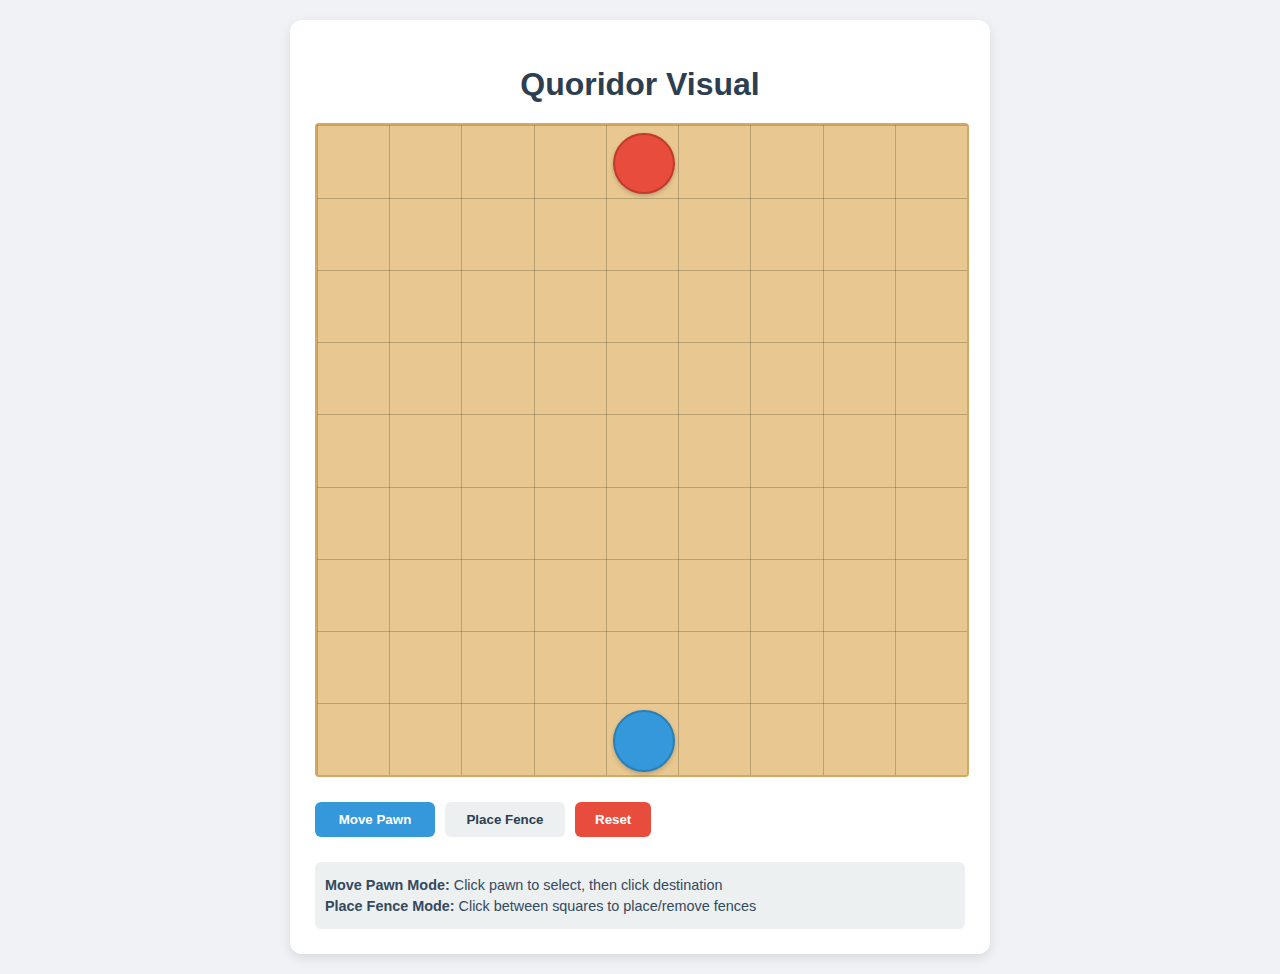
<file: quoridor_frontend/index.html>
<!DOCTYPE html>
<html lang="en">
<head>
    <meta charset="UTF-8">
    <meta name="viewport" content="width=device-width, initial-scale=1.0">
    <title>Quoridor Visual</title>
    <link rel="stylesheet" href="style.css">
</head>
<body>
    <div class="game-container">
        <h1>Quoridor Visual</h1>
        
        <div class="board" id="board">
            <!-- Board will be generated by JavaScript -->
        </div>
        
        <div class="controls">
            <button id="movePawnBtn" class="active-mode">Move Pawn</button>
            <button id="placeFenceBtn">Place Fence</button>
            <button id="resetBtn">Reset</button>
            <div class="instructions">
                <p><strong>Move Pawn Mode:</strong> Click pawn to select, then click destination</p>
                <p><strong>Place Fence Mode:</strong> Click between squares to place/remove fences</p>
            </div>
        </div>
    </div>

    <script src="script.js"></script>
</body>
</html>
</file>
<file: quoridor_frontend/style.css>
/* Base Styles */
body {
    font-family: 'Segoe UI', Tahoma, Geneva, Verdana, sans-serif;
    display: flex;
    justify-content: center;
    align-items: center;
    min-height: 100vh;
    margin: 0;
    padding: 20px;
    background-color: #f0f2f5;
}

.game-container {
    background-color: white;
    border-radius: 12px;
    box-shadow: 0 4px 12px rgba(0, 0, 0, 0.1);
    padding: 25px;
    max-width: 650px;
    width: 100%;
}

h1 {
    text-align: center;
    color: #2c3e50;
    margin-bottom: 20px;
}

/* Board Styles */
.board {
    display: grid;
    grid-template-columns: repeat(9, 1fr);
    grid-template-rows: repeat(9, 1fr);
    width: 100%;
    aspect-ratio: 1/1;
    background-color: #f8d7a3;
    border: 2px solid #d4a762;
    border-radius: 4px;
    position: relative;
}

.cell {
    position: relative;
    background-color: #e8c890;
    box-shadow: inset 1px 0 0 rgba(0,0,0,0.2), inset 0 1px 0 rgba(0,0,0,0.2);
    transition: background-color 0.2s;
}

.cell:hover {
    background-color: rgba(212, 167, 98, 0.3);
}

/* Pawn Styles */
.pawn {
    width: 80%;
    height: 80%;
    border-radius: 50%;
    position: absolute;
    top: 10%;
    left: 10%;
    z-index: 10;
    cursor: pointer;
    transition: transform 0.2s, box-shadow 0.2s;
    box-shadow: 0 2px 4px rgba(0, 0, 0, 0.2);
}

.pawn:hover {
    transform: scale(1.1);
}

.pawn-1 {
    background-color: #3498db;
    border: 2px solid #2980b9;
}

.pawn-2 {
    background-color: #e74c3c;
    border: 2px solid #c0392b;
}

.pawn.selected {
    box-shadow: 0 0 0 3px gold, 0 0 10px 5px rgba(255, 215, 0, 0.5);
    z-index: 15;
}

/* Fence Slot Click Targets */
.fence-slot {
    position: absolute;
    z-index: 20;
    cursor: pointer;
}

/* Between cells horizontally (top of cell, rightward) */
.fence-slot-horizontal {
    width: 50%;
    height: 6px;
    top: 0;
    left: 50%;
    transform: translateY(-50%);
}

/* Between cells vertically (left of cell, downward) */
.fence-slot-vertical {
    height: 50%;
    width: 6px;
    left: 0;
    top: 50%;
    transform: translateX(-50%);
}

/* Green fence bars */
.fence-line {
    position: absolute;
    background-color: limegreen;
    z-index: 15;
    border-radius: 2px;
}

.fence-horizontal {
    width: 200%;
    height: 6px;
    top: 0;
    left: 0;
    transform: translateY(-50%);
}

.fence-vertical {
    height: 200%;
    width: 6px;
    left: 0;
    top: 0;
    transform: translateX(-50%);
}

/* Controls */
.controls {
    margin-top: 25px;
    display: flex;
    flex-wrap: wrap;
    gap: 10px;
    align-items: center;
}

button {
    padding: 10px 20px;
    cursor: pointer;
    border: none;
    border-radius: 6px;
    font-weight: 600;
    transition: all 0.2s;
    background-color: #ecf0f1;
    color: #2c3e50;
}

button:hover {
    transform: translateY(-2px);
    box-shadow: 0 2px 5px rgba(0, 0, 0, 0.1);
}

button:active {
    transform: translateY(0);
}

#movePawnBtn, #placeFenceBtn {
    min-width: 120px;
}

#resetBtn {
    background-color: #e74c3c;
    color: white;
}

.active-mode {
    background-color: #3498db;
    color: white;
}

.instructions {
    margin-top: 15px;
    padding: 10px;
    background-color: #ecf0f1;
    border-radius: 6px;
    font-size: 0.9em;
    width: 100%;
}

.instructions p {
    margin: 5px 0;
    color: #34495e;
}
</file>
